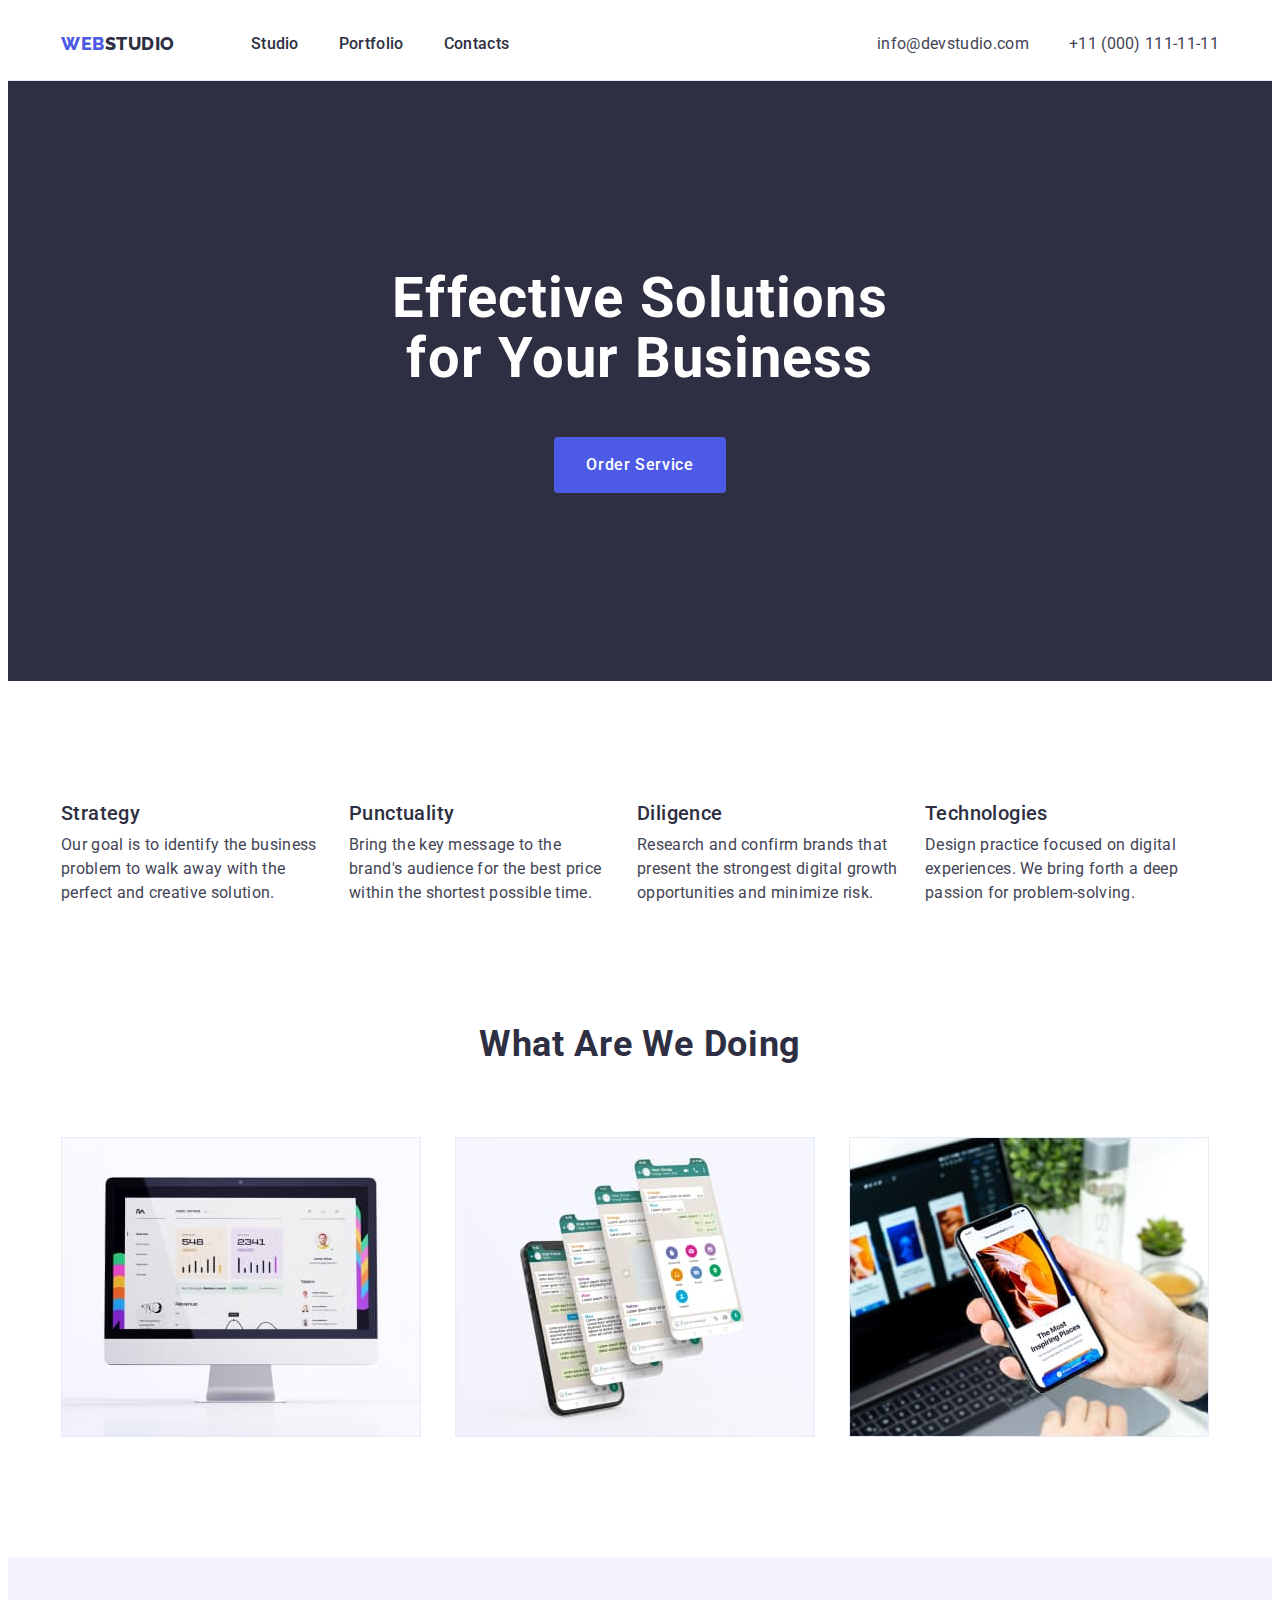
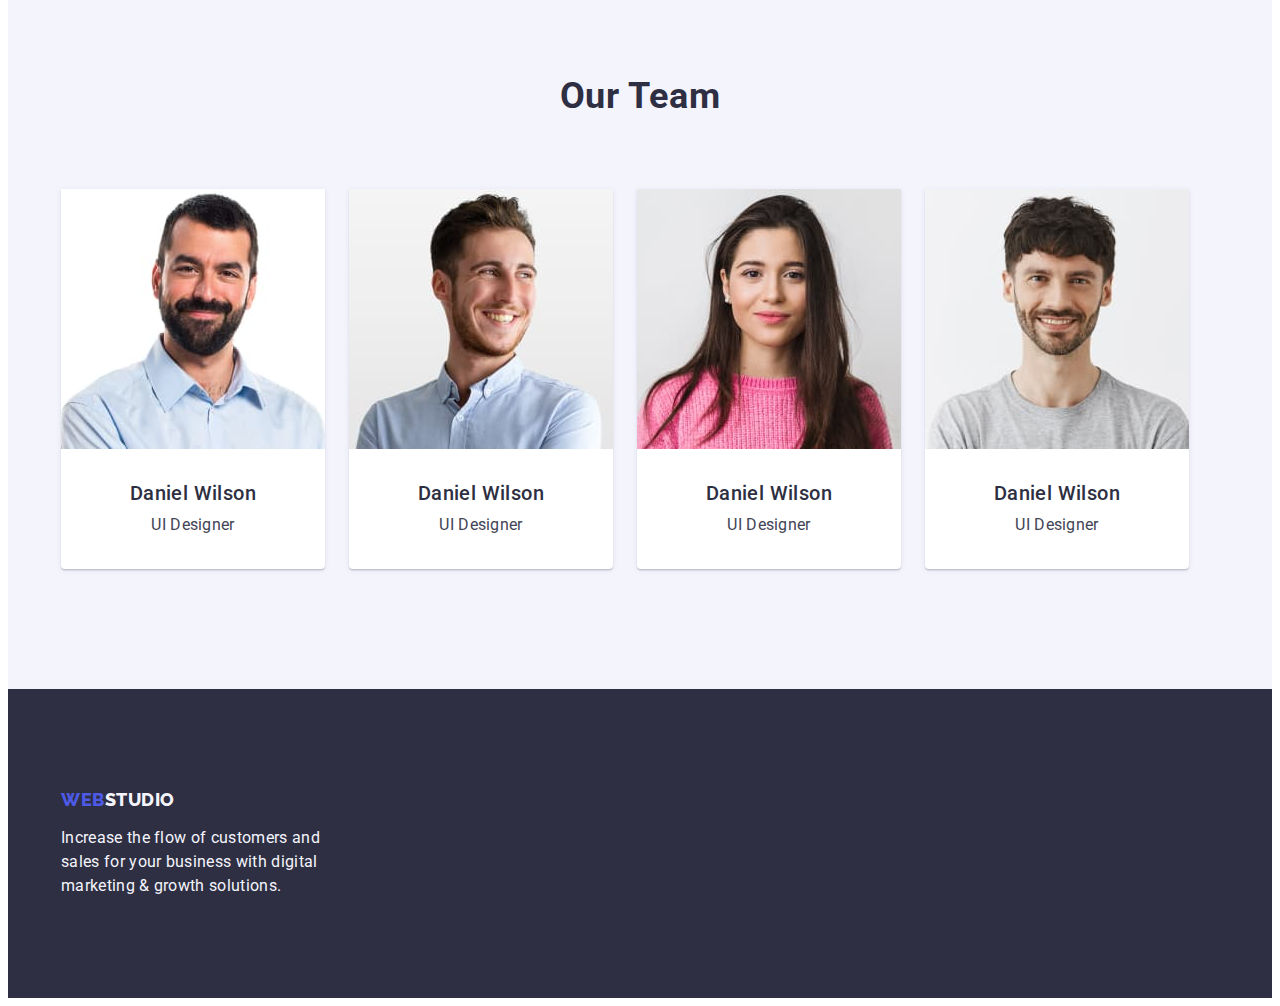
<file: index.html>
<!DOCTYPE html>
<html lang="en">
  <head>
    <meta charset="UTF-8" />
    <meta http-equiv="X-UA-Compatible" content="IE=edge" />
    <meta name="viewport" content="width=device-width, initial-scale=1.0" />
    <title>HomeWork</title>
    <link rel="preconnect" href="https://fonts.googleapis.com" />
    <link rel="preconnect" href="https://fonts.gstatic.com" crossorigin />
    <link
      href="https://fonts.googleapis.com/css2?family=Raleway:wght@800&family=Roboto:wght@400;500;700;900&display=swap"
      rel="stylesheet"
    />
    <link
      rel="stylesheet"
      href="https://cdnjs.cloudflare.com/ajax/libs/modern-normalize/1.1.0/modern-normalize.min.css"
      integrity="sha512-wpPYUAdjBVSE4KJnH1VR1HeZfpl1ub8YT/NKx4PuQ5NmX2tKuGu6U/JRp5y+Y8XG2tV+wKQpNHVUX03MfMFn9Q=="
      crossorigin="anonymous"
      referrerpolicy="no-referrer"
    />
    <link rel="stylesheet" href="./css/styles.css" />
  </head>
  <body>
    <!-- Header -->
    <header class="header">
      <div class="header-container container">
        <nav class="nav-links">
          <a class="logo link" href="./index.html"
            >Web<span class="accent">Studio</span></a
          >
          <ul class="nav-list list">
            <li><a class="nav-item link" href="./index.html">Studio</a></li>
            <li>
              <a class="nav-item link" href="./portfolio.html">Portfolio</a>
            </li>
            <li><a class="nav-item link" href="">Contacts</a></li>
          </ul>
        </nav>

        <address class="address">
          <ul class="list contact-list">
            <li>
              <a class="contact link" href="mailto:info@devstudio.com"
                >info@devstudio.com</a
              >
            </li>
            <li>
              <a class="contact link" href="tel:+110001111111"
                >+11 (000) 111-11-11</a
              >
            </li>
          </ul>
        </address>
      </div>
    </header>
    <main>
      <!-- Hero -->
      <section class="hero">
        <div class="hero-container container">
          <h1 class="hero-title">Effective Solutions for Your Business</h1>
          <button class="button-hero" type="button">Order Service</button>
        </div>
      </section>
      <!-- Advantages & Features -->
      <section class="features-section section">
        <div class="container">
          <h2 class="section-title" hidden>Advantages & Features</h2>
          <ul class="list features-list">
            <li class="feature-container">
              <h3 class="title feature-title">Strategy</h3>
              <p class="feature">
                Our goal is to identify the business problem to walk away with
                the perfect and creative solution.
              </p>
            </li>
            <li class="feature-container">
              <h3 class="title feature-title">Punctuality</h3>
              <p class="feature">
                Bring the key message to the brand's audience for the best price
                within the shortest possible time.
              </p>
            </li>
            <li class="feature-container">
              <h3 class="title feature-title">Diligence</h3>
              <p class="feature">
                Research and confirm brands that present the strongest digital
                growth opportunities and minimize risk.
              </p>
            </li>
            <li class="feature-container">
              <h3 class="title feature-title">Technologies</h3>
              <p class="feature">
                Design practice focused on digital experiences. We bring forth a
                deep passion for problem-solving.
              </p>
            </li>
          </ul>
        </div>
      </section>
      <!-- Presentation pictures -->
      <section class="presentation-section section">
        <div class="container presentation-container">
          <h2 class="section-title presentation-title">What are we doing</h2>
          <ul class="list presentation-pics">
            <li class="present-pic">
              <img src="./images/monitor.jpg" alt="Monitor" width="360" />
            </li>
            <li class="present-pic">
              <img
                src="./images/smartphone.jpg"
                alt="Multiple smartphone screens"
                width="360"
              />
            </li>
            <li class="present-pic">
              <img
                src="./images/hand-with-phone.jpg"
                alt="Smartphone in hand"
                width="360"
              />
            </li>
          </ul>
        </div>
      </section>
      <!-- Our team -->
      <section class="team section">
        <div class="container team-container">
          <h2 class="section-title team-title">Our Team</h2>
          <ul class="list team-list">
            <li class="team-member">
              <img
                src="./images/mark.jpg"
                alt="Mark Guerrero photo"
                width="264"
                class="member-photo"
              />
              <div class="member-container">
                <h3 class="title member-name">Daniel Wilson</h3>
                <p class="spec">UI Designer</p>
              </div>
            </li>
            <li class="team-member">
              <img
                src="./images/tom.jpg"
                alt="Tom Ford photo"
                width="264"
                class="member-photo"
              />
              <div class="member-container">
                <h3 class="title member-name">Daniel Wilson</h3>
                <p class="spec">UI Designer</p>
              </div>
            </li>
            <li class="team-member">
              <img
                src="./images/camila.jpg"
                alt="Camila Garcia photo"
                width="264"
                class="member-photo"
              />
              <div class="member-container">
                <h3 class="title member-name">Daniel Wilson</h3>
                <p class="spec">UI Designer</p>
              </div>
            </li>
            <li class="team-member">
              <img
                src="./images/daniel.jpg"
                alt="Daniel Wilson photo"
                width="264"
                class="member-photo"
              />
              <div class="member-container">
                <h3 class="title member-name">Daniel Wilson</h3>
                <p class="spec">UI Designer</p>
              </div>
            </li>
          </ul>
        </div>
      </section>
    </main>
    <!-- Footer -->
    <footer class="footer">
      <div class="container">
        <a class="footer-logo link" href="./index.html"
          >Web<span class="accent-footer">Studio</span></a
        >
        <p class="footer-slogan">
          Increase the flow of customers and sales for your business with
          digital marketing & growth solutions.
        </p>
      </div>
    </footer>
  </body>
</html>
</file>
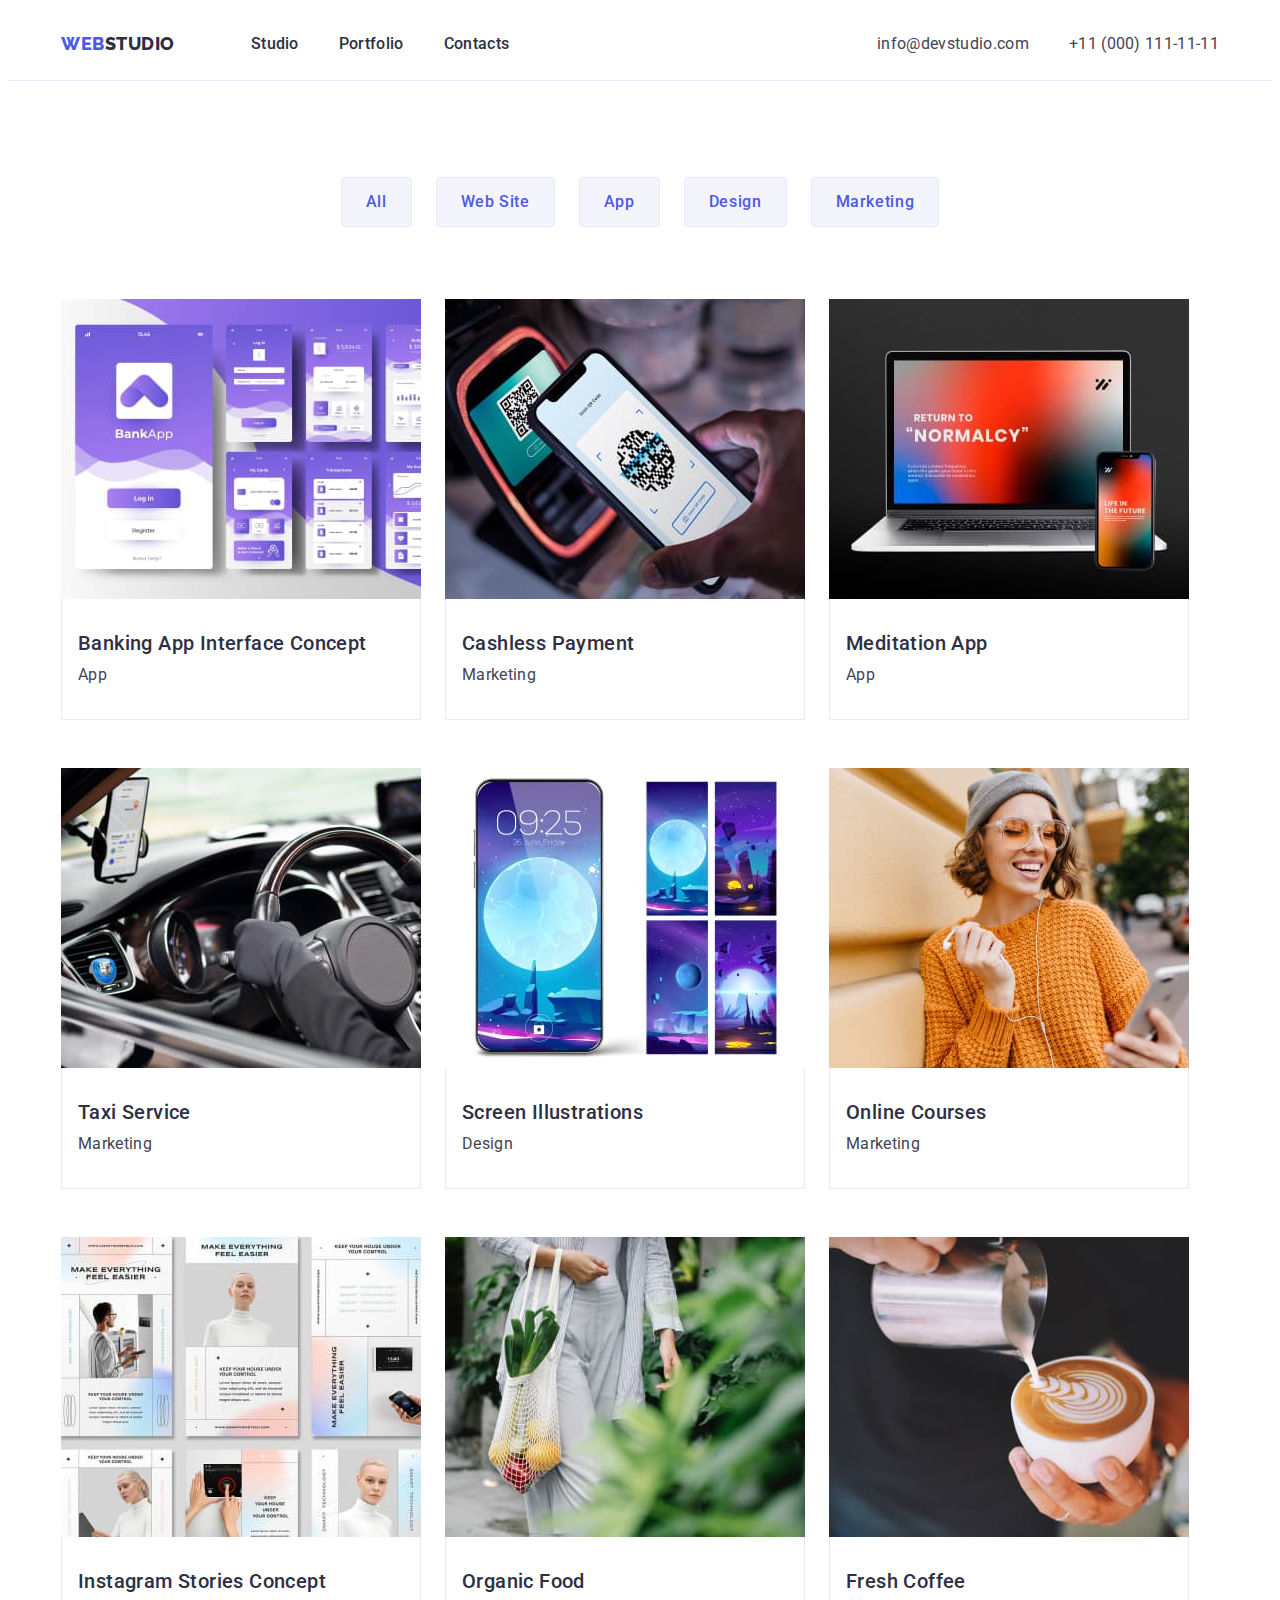
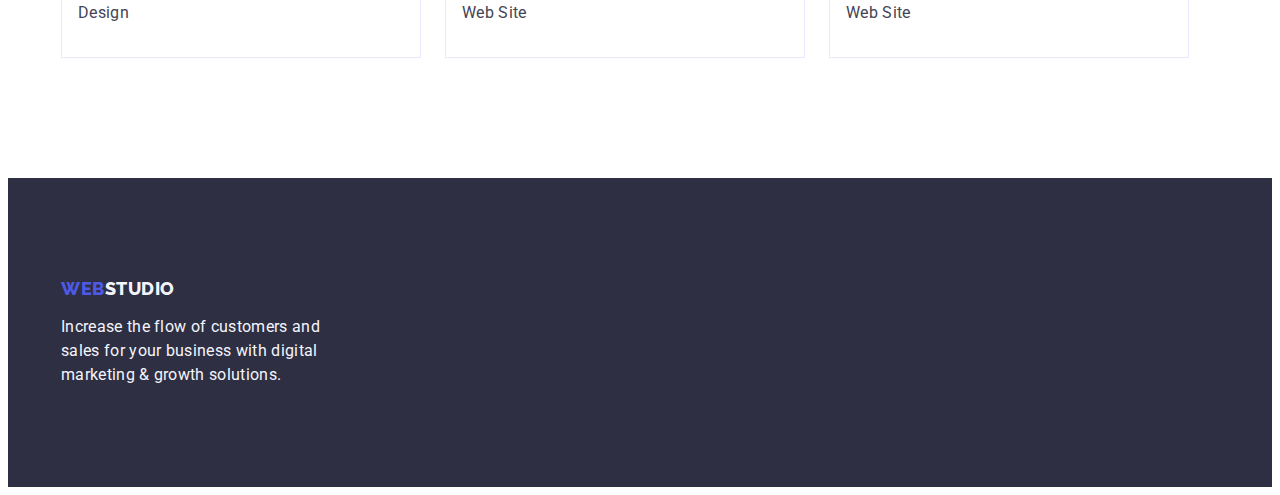
<file: portfolio.html>
<!DOCTYPE html>
<html lang="en">
  <head>
    <meta charset="UTF-8" />
    <meta http-equiv="X-UA-Compatible" content="IE=edge" />
    <meta name="viewport" content="width=device-width, initial-scale=1.0" />
    <title>Portfolio</title>
    <link rel="preconnect" href="https://fonts.googleapis.com" />
    <link rel="preconnect" href="https://fonts.gstatic.com" crossorigin />
    <link
      href="https://fonts.googleapis.com/css2?family=Raleway:wght@800&family=Roboto:wght@400;500;700;900&display=swap"
      rel="stylesheet"
    />
    <link
      rel="stylesheet"
      href="https://cdnjs.cloudflare.com/ajax/libs/modern-normalize/1.1.0/modern-normalize.min.css"
      integrity="sha512-wpPYUAdjBVSE4KJnH1VR1HeZfpl1ub8YT/NKx4PuQ5NmX2tKuGu6U/JRp5y+Y8XG2tV+wKQpNHVUX03MfMFn9Q=="
      crossorigin="anonymous"
      referrerpolicy="no-referrer"
    />

    <link rel="stylesheet" href="./css/styles.css" />
  </head>
  <body>
    <!-- Header -->
    <header class="header">
      <div class="header-container container">
        <nav class="nav-links">
          <a class="logo link" href="./index.html"
            >Web<span class="accent">Studio</span></a
          >
          <ul class="nav-list list">
            <li><a class="nav-item link" href="./index.html">Studio</a></li>
            <li>
              <a class="nav-item link" href="./portfolio.html">Portfolio</a>
            </li>
            <li><a class="nav-item link" href="">Contacts</a></li>
          </ul>
        </nav>

        <address class="address">
          <ul class="list contact-list">
            <li>
              <a class="contact link" href="mailto:info@devstudio.com"
                >info@devstudio.com</a
              >
            </li>
            <li>
              <a class="contact link" href="tel:+110001111111"
                >+11 (000) 111-11-11</a
              >
            </li>
          </ul>
        </address>
      </div>
    </header>
    <!-- Main -->
    <main>
      <section class="portfolio-section">
        <div class="container portfolio-container">
          <h1 hidden>Portfolio</h1>
          <!-- Filter -->
          <ul class="list filter">
            <li><button class="filter-btn" type="button">All</button></li>
            <li><button class="filter-btn" type="button">Web Site</button></li>
            <li><button class="filter-btn" type="button">App</button></li>
            <li><button class="filter-btn" type="button">Design</button></li>
            <li><button class="filter-btn" type="button">Marketing</button></li>
          </ul>
          <!-- Project cards -->
          <ul class="list example-list">
            <li class="project-examples">
              <a class="link" href=""
                ><img
                  src="./images/banking-app.jpg"
                  alt="Banking application interface"
                  width="360"
                />
                <div class="spec-container">
                  <h2 class="title spec-title">
                    Banking App Interface Concept
                  </h2>
                  <p class="spec">App</p>
                </div>
              </a>
            </li>
            <li class="project-examples">
              <a class="link" href=""
                ><img
                  src="./images/cashless-payment.jpg"
                  alt="Cashless payment with smartphone"
                  width="360"
                />
                <div class="spec-container">
                  <h2 class="title spec-title">Cashless Payment</h2>
                  <p class="spec">Marketing</p>
                </div>
              </a>
            </li>
            <li class="project-examples">
              <a class="link" href=""
                ><img
                  src="./images/meditation-app.jpg"
                  alt="Meditation application"
                  width="360"
                />
                <div class="spec-container">
                  <h2 class="title spec-title">Meditation App</h2>
                  <p class="spec">App</p>
                </div>
              </a>
            </li>
            <li class="project-examples">
              <a class="link" href=""
                ><img
                  src="./images/taxi-service.jpg"
                  alt="Taxi app on the phone inside the card"
                  width="360"
                />
                <div class="spec-container">
                  <h2 class="title spec-title">Taxi Service</h2>
                  <p class="spec">Marketing</p>
                </div>
              </a>
            </li>
            <li class="project-examples">
              <a class="link" href=""
                ><img
                  src="./images/screen-illustrations.jpg"
                  alt="Smartphone wallpapers presentation"
                  width="360"
                />
                <div class="spec-container">
                  <h2 class="title spec-title">Screen Illustrations</h2>
                  <p class="spec">Design</p>
                </div>
              </a>
            </li>
            <li class="project-examples">
              <a class="link" href=""
                ><img
                  src="./images/online-courses.jpg"
                  alt="Girl with phone on her hand"
                  width="360"
                />
                <div class="spec-container">
                  <h2 class="title spec-title">Online Courses</h2>
                  <p class="spec">Marketing</p>
                </div>
              </a>
            </li>
            <li class="project-examples">
              <a class="link" href=""
                ><img
                  src="./images/instagram-stories-concept.jpg"
                  alt="Design concept"
                  width="360"
                />
                <div class="spec-container">
                  <h2 class="title spec-title">Instagram Stories Concept</h2>
                  <p class="spec">Design</p>
                </div>
              </a>
            </li>
            <li class="project-examples">
              <a class="link" href=""
                ><img
                  src="./images/organic-food.jpg"
                  alt="Woman with bag of fruits and vegetables"
                  width="360"
                />
                <div class="spec-container">
                  <h2 class="title spec-title">Organic Food</h2>
                  <p class="spec">Web Site</p>
                </div>
              </a>
            </li>
            <li class="project-examples">
              <a class="link" href=""
                ><img
                  src="./images/fresh-coffee.jpg"
                  alt="Hands holding a cup of coffee"
                  width="360"
                />
                <div class="spec-container">
                  <h2 class="title spec-title">Fresh Coffee</h2>
                  <p class="spec">Web Site</p>
                </div>
              </a>
            </li>
          </ul>
        </div>
      </section>
    </main>
    <!-- Footer -->
    <footer class="footer">
      <div class="container">
        <div class="footer-container">
          <a class="footer-logo link" href="./index.html"
            >Web<span class="accent-footer">Studio</span></a
          >
          <p class="footer-slogan">
            Increase the flow of customers and sales for your business with
            digital marketing & growth solutions.
          </p>
        </div>
      </div>
    </footer>
  </body>
</html>
</file>
<file: css/styles.css>
:root {
  --white-bg: #ffffff;
  --dark: #2e2f42;
  --pressed-state: #404bbf;
  --primary-brand: #4d5ae5;
  --primary-text: #434455;
  --btn-secondary: #f4f4fd;
  --btn-primary: #e7e9fc;
}

/* ?  Сommon classes */

body {
  color: var(--primary-text);
  background-color: var(--white-bg);
  font-family: Roboto, sans-serif;
  font-size: 16px;
  line-height: 1.5;
  letter-spacing: 0.02em;
}
.list {
  list-style: none;
}

.link {
  text-decoration: none;
}

.section {
  font-weight: 500;
  font-size: 20px;
  line-height: 1.2;
  letter-spacing: 0.02em;
  color: var(--dark);
}

h1,
h2,
h3,
h4,
h5,
h6,
p,
ul,
ol {
  margin: 0;
  padding: 0;
}
img {
  display: block;
}

.container {
  width: 1158px;
  margin: 0 auto;
  padding-left: 15px;
  padding-right: 15px;
  /* outline: 2px coral dashed; */
}
/*! Header */

.header {
  border-bottom: 1px solid var(--btn-primary);
}
.header-container {
  display: flex;
}

/*! Logo */
.logo {
  color: var(--primary-brand);
  font-family: Raleway, sans-serif;
  font-size: 18px;
  line-height: 1.17;
  font-weight: 800;
  letter-spacing: 0.03em;
  text-transform: uppercase;
  text-decoration: none;
  margin-right: 76px;
}
.accent {
  color: var(--dark);
}

/* !    Navigation */
.nav-links {
  font-weight: 500;
  font-size: 16px;
  line-height: 1.5;
  letter-spacing: 0.02em;
  display: flex;
  align-items: center;
}

.nav-item:hover,
.nav-item:focus {
  color: var(--pressed-state);
}

.nav-item {
  display: inline-block;
  padding: 24px 0;
  color: var(--dark);
}

.nav-list {
  display: flex;
  gap: 40px;
  margin-right: auto;
}

/*! Contacts */
.address {
  font-style: normal;
  margin-left: auto;
}
.contact {
  display: block;
  color: var(--primary-text);
  font-weight: 400;
  font-size: 16px;
  line-height: 1.5;
  text-decoration: none;
}

.contact:hover,
.contact:focus {
  color: var(--pressed-state);
}

.contact-list {
  display: flex;
  gap: 40px;
  padding: 24px 0;
}

/* ! Hero */

.hero-container {
  display: flex;
  flex-direction: column;
  align-items: center;
}
.hero {
  background-color: var(--dark);
  padding: 188px 0;
}
.hero-title {
  color: var(--white-bg);
  font-weight: 700;
  font-size: 56px;
  line-height: 1.07;
  letter-spacing: 0.02em;
  text-align: center;
  max-width: 496px;
  margin-bottom: 48px;
}

.button-hero {
  display: block;
  background-color: var(--primary-brand);
  color: var(--white-bg);
  cursor: pointer;
  font-family: Roboto, sans-serif;
  font-weight: 500;
  font-size: 16px;
  line-height: 1.5;
  letter-spacing: 0.04em;
  margin: 0 auto;
  padding: 16px 32px;
  border-radius: 4px;
  border: 0;
  min-width: 169px;
}

.button-hero:hover,
.button-hero:focus {
  background-color: var(--pressed-state);
}

/*! Features */
.features-section {
  padding: 120px 0;
}
.title {
  font-weight: 500;
  font-size: 20px;
  line-height: 1.2;
  letter-spacing: 0.02em;
  color: var(--dark);
}

.feature-title {
  margin-bottom: 8px;
}

.features-list {
  display: flex;
  gap: 24px;
}

.feature-container {
  max-width: 264px;
}

.feature {
  color: var(--primary-text);
  font-style: normal;
  font-weight: 400;
  font-size: 16px;
  line-height: 1.5;
  letter-spacing: 0.02em;
}

/*! What are we doing */

.presentation-section {
  padding-bottom: 120px;
}
.presentation-pics {
  display: flex;
  gap: 24px;
}

.presentation-title {
  margin-bottom: 72px;
}

.present-pic {
  width: calc((100% - 48px) / 3);
}

/*! Our team */
.section-title {
  color: var(--dark);
  font-weight: 700;
  font-size: 36px;
  line-height: 1.11;
  letter-spacing: 0.02em;
  text-align: center;
  text-transform: capitalize;
}

.team-title {
  margin-bottom: 72px;
}

.team-list {
  display: flex;
  gap: 24px;
}
.team {
  background-color: var(--btn-secondary);
  padding: 120px 0;
}

.member-photo {
  max-width: 100%;
}

.team-member {
  background-color: var(--white-bg);
  /* display: flex;
  flex-direction: column;
  align-items: center; */
  background: #ffffff;
  box-shadow: 0px 1px 6px rgba(46, 47, 66, 0.08),
    0px 1px 1px rgba(46, 47, 66, 0.16), 0px 2px 1px rgba(46, 47, 66, 0.08);
  border-radius: 0px 0px 4px 4px;
  width: calc((100%-48px) / 3);
}
.member-container {
  padding: 32px 16px;
  text-align: center;
}
.member-name {
  margin-bottom: 8px;
}
.spec {
  font-weight: 400;
  font-size: 16px;
  line-height: 1.5;
  letter-spacing: 0.02em;
  color: var(--primary-text);
}

/*! Footer */
.footer {
  background-color: var(--dark);
  color: var(--btn-secondary);
  padding: 100px 0;
}

.footer-logo {
  display: inline-block;
  color: var(--primary-brand);
  font-family: Raleway, sans-serif;
  font-weight: 800;
  font-size: 18px;
  line-height: 1.17;
  letter-spacing: 0.03em;
  text-transform: uppercase;
  margin-bottom: 16px;
}
.accent-footer {
  color: var(--btn-secondary);
}

.footer-slogan {
  max-width: 264px;
}

/** Portfolio */
.filter-btn {
  color: var(--primary-brand);
  background-color: var(--btn-secondary);
  font-family: Roboto, sans-serif;
  font-weight: 500;
  font-size: 16px;
  line-height: 1.5;
  letter-spacing: 0.04em;
  cursor: pointer;
  border: 1px solid var(--btn-primary);
  border-radius: 4px;
}
.portfolio-section {
  padding: 96px 0 120px;
}

.filter {
  display: flex;
  justify-content: center;
  gap: 24px;
  margin-bottom: 72px;
}

.filter-btn {
  padding: 12px 24px;
}

.filter-btn:hover,
.filter-btn:focus {
  color: var(--white-bg);
  background-color: var(--pressed-state);
  border: 1px solid transparent;
}

/*! Examples */
.example-list {
  display: flex;
  flex-wrap: wrap;
  gap: 48px 24px;
}

.project-pic {
  max-width: 100%;
}

.spec-container {
  padding: 32px 16px;
  border: 1px solid var(--btn-primary);
  border-top: none;
}
.project-examples {
  background-color: var(--white-bg);
  max-width: 360px;
}

.spec-title {
  margin-bottom: 8px;
}
.example {
  text-decoration: none;
}
</file>
